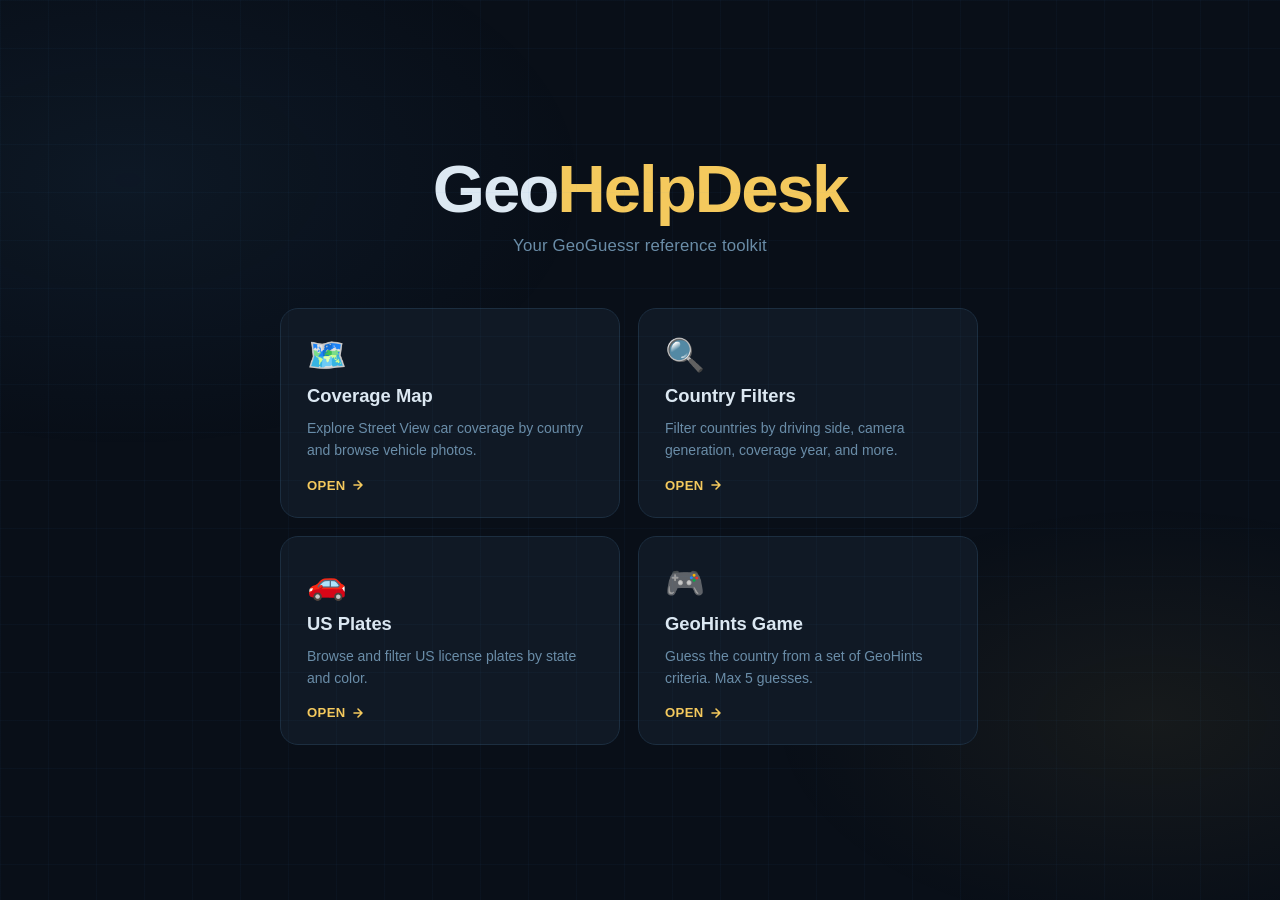
<file: index.html>
<!doctype html>
<html lang="en">
<head>
  <meta charset="utf-8">
  <meta name="viewport" content="width=device-width, initial-scale=1">
  <title>GeoHelpDesk</title>
  <style>
    *, *::before, *::after { box-sizing: border-box; margin: 0; padding: 0; }

    :root {
      --bg:           #090f18;
      --surface:      #101925;
      --surface-hi:   #162030;
      --border:       #1c2e40;
      --text:         #dce8f2;
      --text-dim:     #6a8da8;
      --accent:       #f4c95d;
      --accent-glow:  rgba(244, 201, 93, 0.18);
      --blue:         #4a90d9;
      --blue-glow:    rgba(74, 144, 217, 0.12);
    }

    html, body { height: 100%; }

    body {
      background: var(--bg);
      color: var(--text);
      font-family: -apple-system, BlinkMacSystemFont, "Segoe UI", sans-serif;
      min-height: 100vh;
      display: flex;
      flex-direction: column;
      align-items: center;
      justify-content: center;
      padding: 48px 20px;
      overflow-x: hidden;
    }

    /* Background orbs */
    body::before {
      content: "";
      position: fixed;
      inset: 0;
      background:
        radial-gradient(ellipse 60% 50% at 10% 20%, rgba(74,144,217,0.07) 0%, transparent 60%),
        radial-gradient(ellipse 50% 40% at 90% 80%, rgba(244,201,93,0.06) 0%, transparent 60%);
      pointer-events: none;
      animation: orb-fade 1.2s ease forwards;
    }

    /* Subtle grid overlay */
    body::after {
      content: "";
      position: fixed;
      inset: 0;
      background-image:
        linear-gradient(rgba(74,144,217,0.04) 1px, transparent 1px),
        linear-gradient(90deg, rgba(74,144,217,0.04) 1px, transparent 1px);
      background-size: 48px 48px;
      pointer-events: none;
      animation: orb-fade 1.8s ease forwards;
    }

    @keyframes orb-fade {
      from { opacity: 0; }
      to   { opacity: 1; }
    }

    /* ── Hero ── */
    .hero {
      text-align: center;
      margin-bottom: 52px;
      animation: slide-down 0.7s cubic-bezier(0.16, 1, 0.3, 1) both;
    }

    @keyframes slide-down {
      from { opacity: 0; transform: translateY(-22px); }
      to   { opacity: 1; transform: translateY(0); }
    }

    .hero-title {
      font-size: clamp(2.4rem, 7vw, 4.2rem);
      font-weight: 800;
      letter-spacing: -0.03em;
      line-height: 1;
    }

    .hero-title em {
      font-style: normal;
      color: var(--accent);
    }

    .hero-sub {
      margin-top: 14px;
      font-size: 1.05rem;
      color: var(--text-dim);
      letter-spacing: 0.01em;
      animation: fade-up 0.7s 0.18s cubic-bezier(0.16, 1, 0.3, 1) both;
    }

    @keyframes fade-up {
      from { opacity: 0; transform: translateY(10px); }
      to   { opacity: 1; transform: translateY(0); }
    }

    /* ── Cards ── */
    .cards {
      display: grid;
      grid-template-columns: repeat(2, minmax(220px, 340px));
      gap: 18px;
      width: 100%;
      max-width: 720px;
    }

    @media (max-width: 520px) {
      .cards { grid-template-columns: 1fr; }
    }

    .card {
      position: relative;
      background: var(--surface);
      border: 1px solid var(--border);
      border-radius: 18px;
      padding: 30px 26px 24px;
      text-decoration: none;
      color: inherit;
      display: flex;
      flex-direction: column;
      gap: 10px;
      overflow: hidden;
      opacity: 0;
      animation: card-rise 0.65s cubic-bezier(0.16, 1, 0.3, 1) both;
      transition:
        transform 0.3s cubic-bezier(0.16, 1, 0.3, 1),
        border-color 0.3s ease,
        background 0.3s ease,
        box-shadow 0.3s ease;
    }

    .card:nth-child(1) { animation-delay: 0.30s; }
    .card:nth-child(2) { animation-delay: 0.40s; }
    .card:nth-child(3) { animation-delay: 0.50s; }
    .card:nth-child(4) { animation-delay: 0.60s; }

    @keyframes card-rise {
      from { opacity: 0; transform: translateY(28px) scale(0.97); }
      to   { opacity: 1; transform: translateY(0)  scale(1); }
    }

    /* Shine sweep on hover */
    .card::before {
      content: "";
      position: absolute;
      inset: 0;
      background: linear-gradient(115deg, transparent 40%, rgba(255,255,255,0.04) 50%, transparent 60%);
      transform: translateX(-100%);
      transition: transform 0.5s ease;
      pointer-events: none;
    }

    .card:hover {
      transform: translateY(-7px);
      background: var(--surface-hi);
      border-color: var(--accent);
      box-shadow:
        0 20px 48px rgba(0,0,0,0.5),
        0 0 0 1px var(--accent),
        0 0 32px var(--accent-glow);
    }

    .card:hover::before {
      transform: translateX(100%);
    }

    .card-icon {
      font-size: 2rem;
      line-height: 1;
      transition: transform 0.3s cubic-bezier(0.16, 1, 0.3, 1);
    }

    .card:hover .card-icon {
      transform: scale(1.15);
    }

    .card-title {
      font-size: 1.15rem;
      font-weight: 700;
      color: var(--text);
      margin-top: 4px;
    }

    .card-desc {
      font-size: 0.875rem;
      color: var(--text-dim);
      line-height: 1.6;
      flex: 1;
    }

    .card-cta {
      display: inline-flex;
      align-items: center;
      gap: 5px;
      margin-top: 6px;
      font-size: 0.82rem;
      font-weight: 600;
      color: var(--accent);
      letter-spacing: 0.03em;
      text-transform: uppercase;
      transition: gap 0.25s ease;
    }

    .card:hover .card-cta {
      gap: 10px;
    }

    .card-cta svg {
      transition: transform 0.25s ease;
    }

    .card:hover .card-cta svg {
      transform: translateX(3px);
    }
  </style>
</head>
<body>

  <header class="hero">
    <h1 class="hero-title">Geo<em>HelpDesk</em></h1>
    <p class="hero-sub">Your GeoGuessr reference toolkit</p>
  </header>

  <div class="cards">
    <a class="card" href="googlecars.html">
      <div class="card-icon">🗺️</div>
      <div class="card-title">Coverage Map</div>
      <div class="card-desc">Explore Street View car coverage by country and browse vehicle photos.</div>
      <div class="card-cta">Open <svg width="14" height="14" viewBox="0 0 14 14" fill="none"><path d="M3 7h8M7 3l4 4-4 4" stroke="currentColor" stroke-width="1.6" stroke-linecap="round" stroke-linejoin="round"/></svg></div>
    </a>

    <a class="card" href="filters.html">
      <div class="card-icon">🔍</div>
      <div class="card-title">Country Filters</div>
      <div class="card-desc">Filter countries by driving side, camera generation, coverage year, and more.</div>
      <div class="card-cta">Open <svg width="14" height="14" viewBox="0 0 14 14" fill="none"><path d="M3 7h8M7 3l4 4-4 4" stroke="currentColor" stroke-width="1.6" stroke-linecap="round" stroke-linejoin="round"/></svg></div>
    </a>

    <a class="card" href="us-plates.html">
      <div class="card-icon">🚗</div>
      <div class="card-title">US Plates</div>
      <div class="card-desc">Browse and filter US license plates by state and color.</div>
      <div class="card-cta">Open <svg width="14" height="14" viewBox="0 0 14 14" fill="none"><path d="M3 7h8M7 3l4 4-4 4" stroke="currentColor" stroke-width="1.6" stroke-linecap="round" stroke-linejoin="round"/></svg></div>
    </a>

    <a class="card" href="game.html">
      <div class="card-icon">🎮</div>
      <div class="card-title">GeoHints Game</div>
      <div class="card-desc">Guess the country from a set of GeoHints criteria. Max 5 guesses.</div>
      <div class="card-cta">Open <svg width="14" height="14" viewBox="0 0 14 14" fill="none"><path d="M3 7h8M7 3l4 4-4 4" stroke="currentColor" stroke-width="1.6" stroke-linecap="round" stroke-linejoin="round"/></svg></div>
    </a>
  </div>

</body>
</html>
</file>
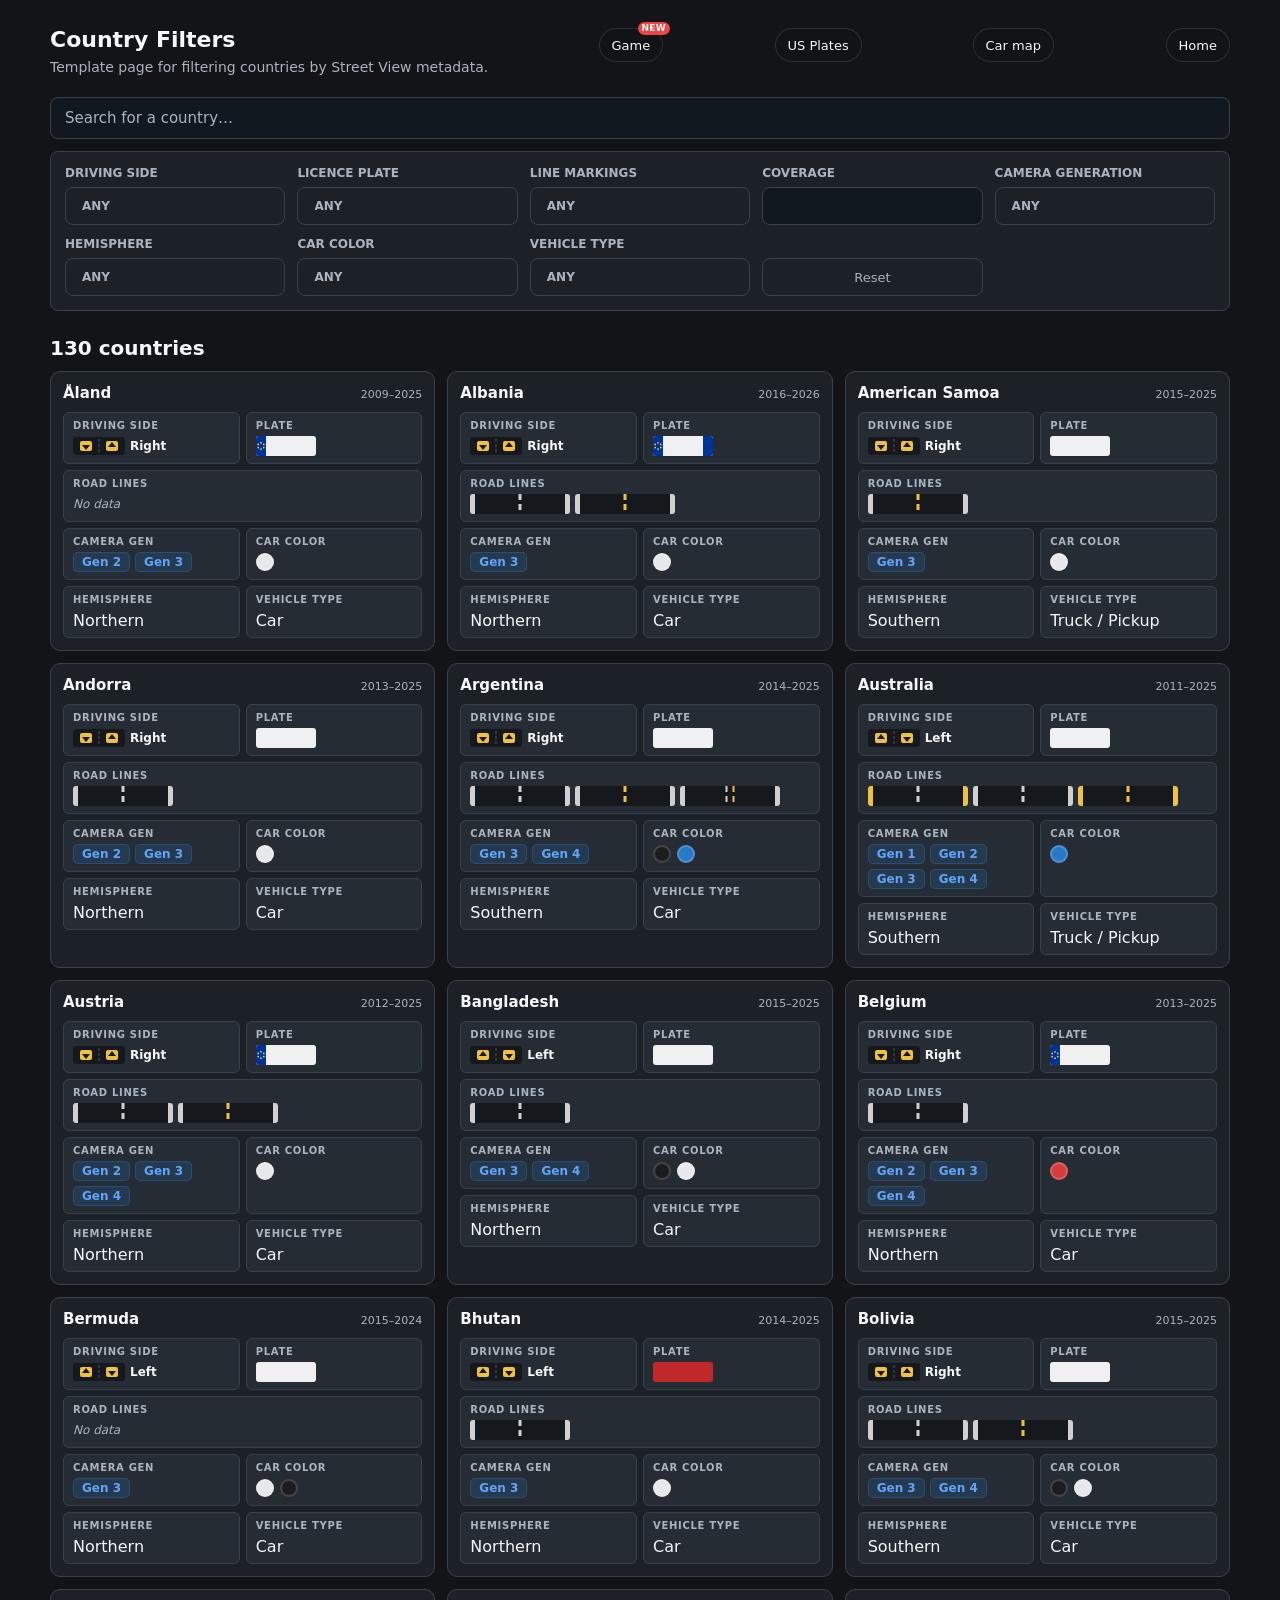
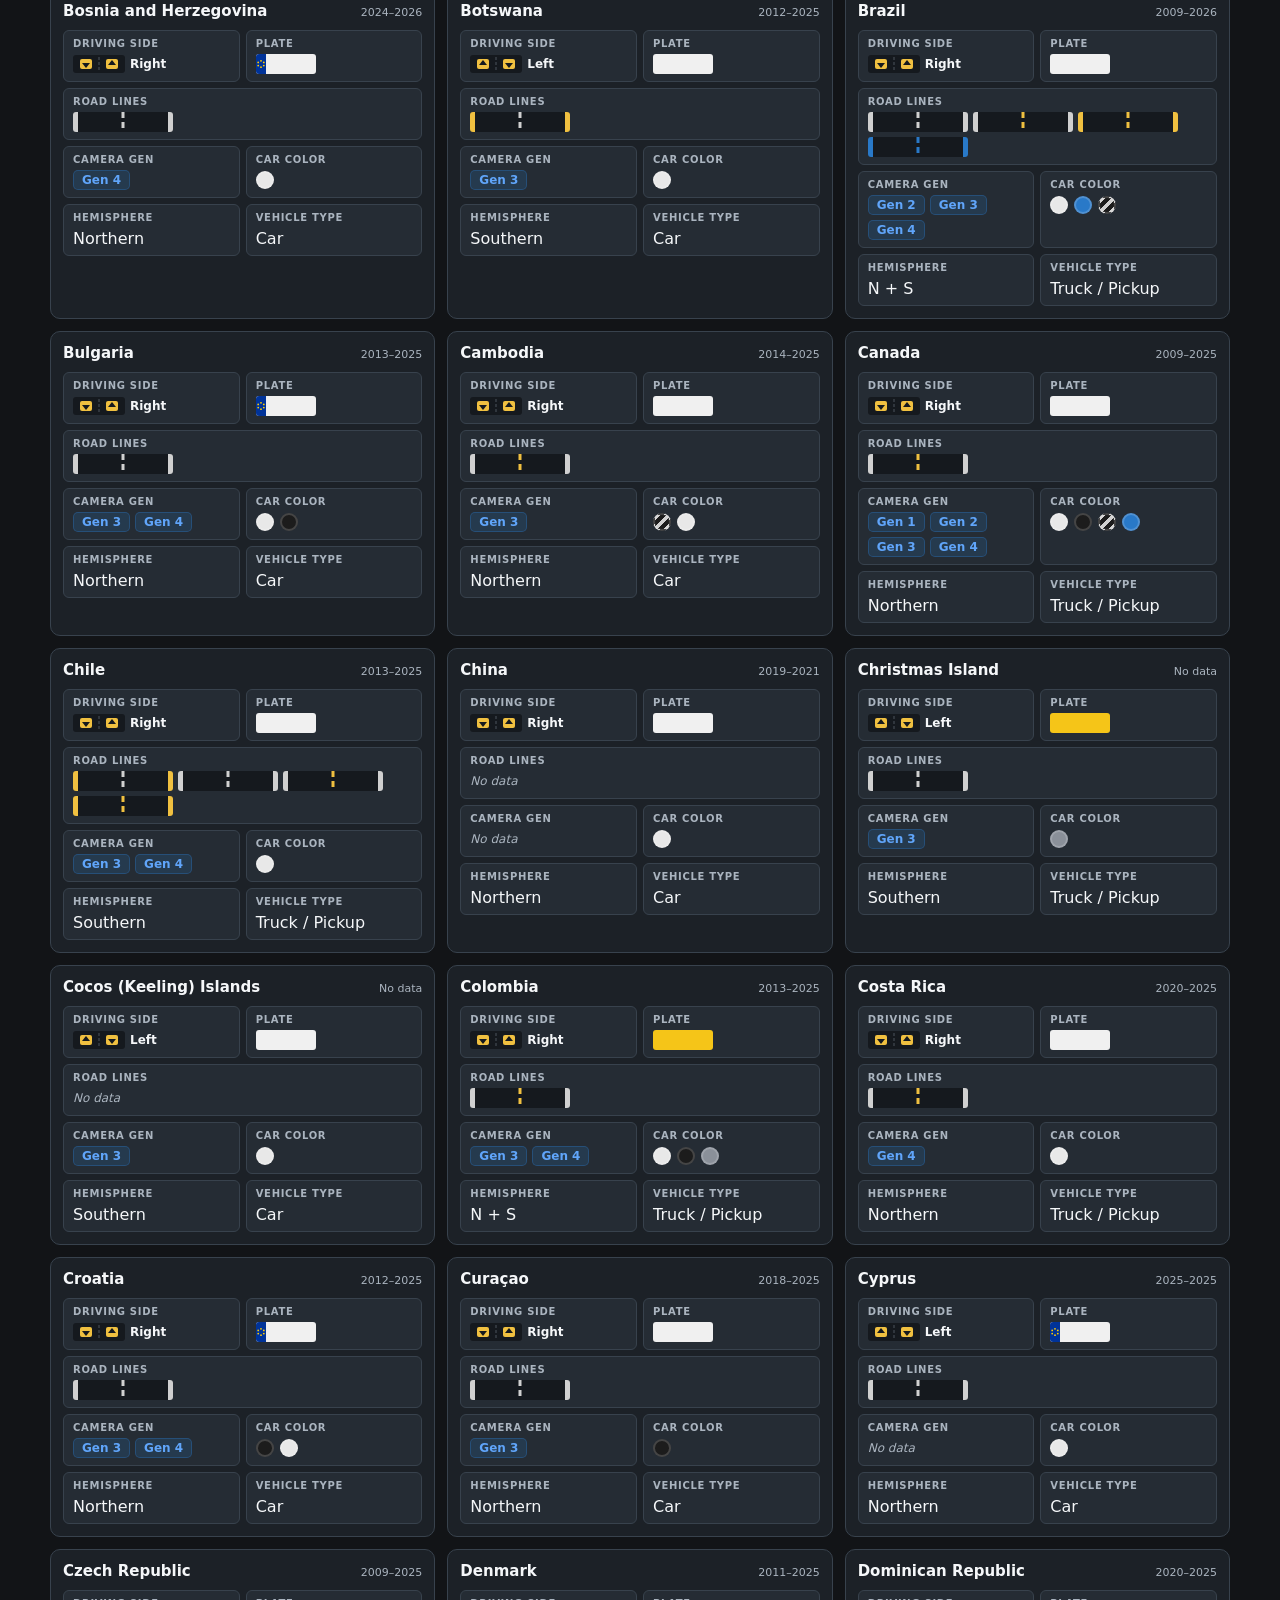
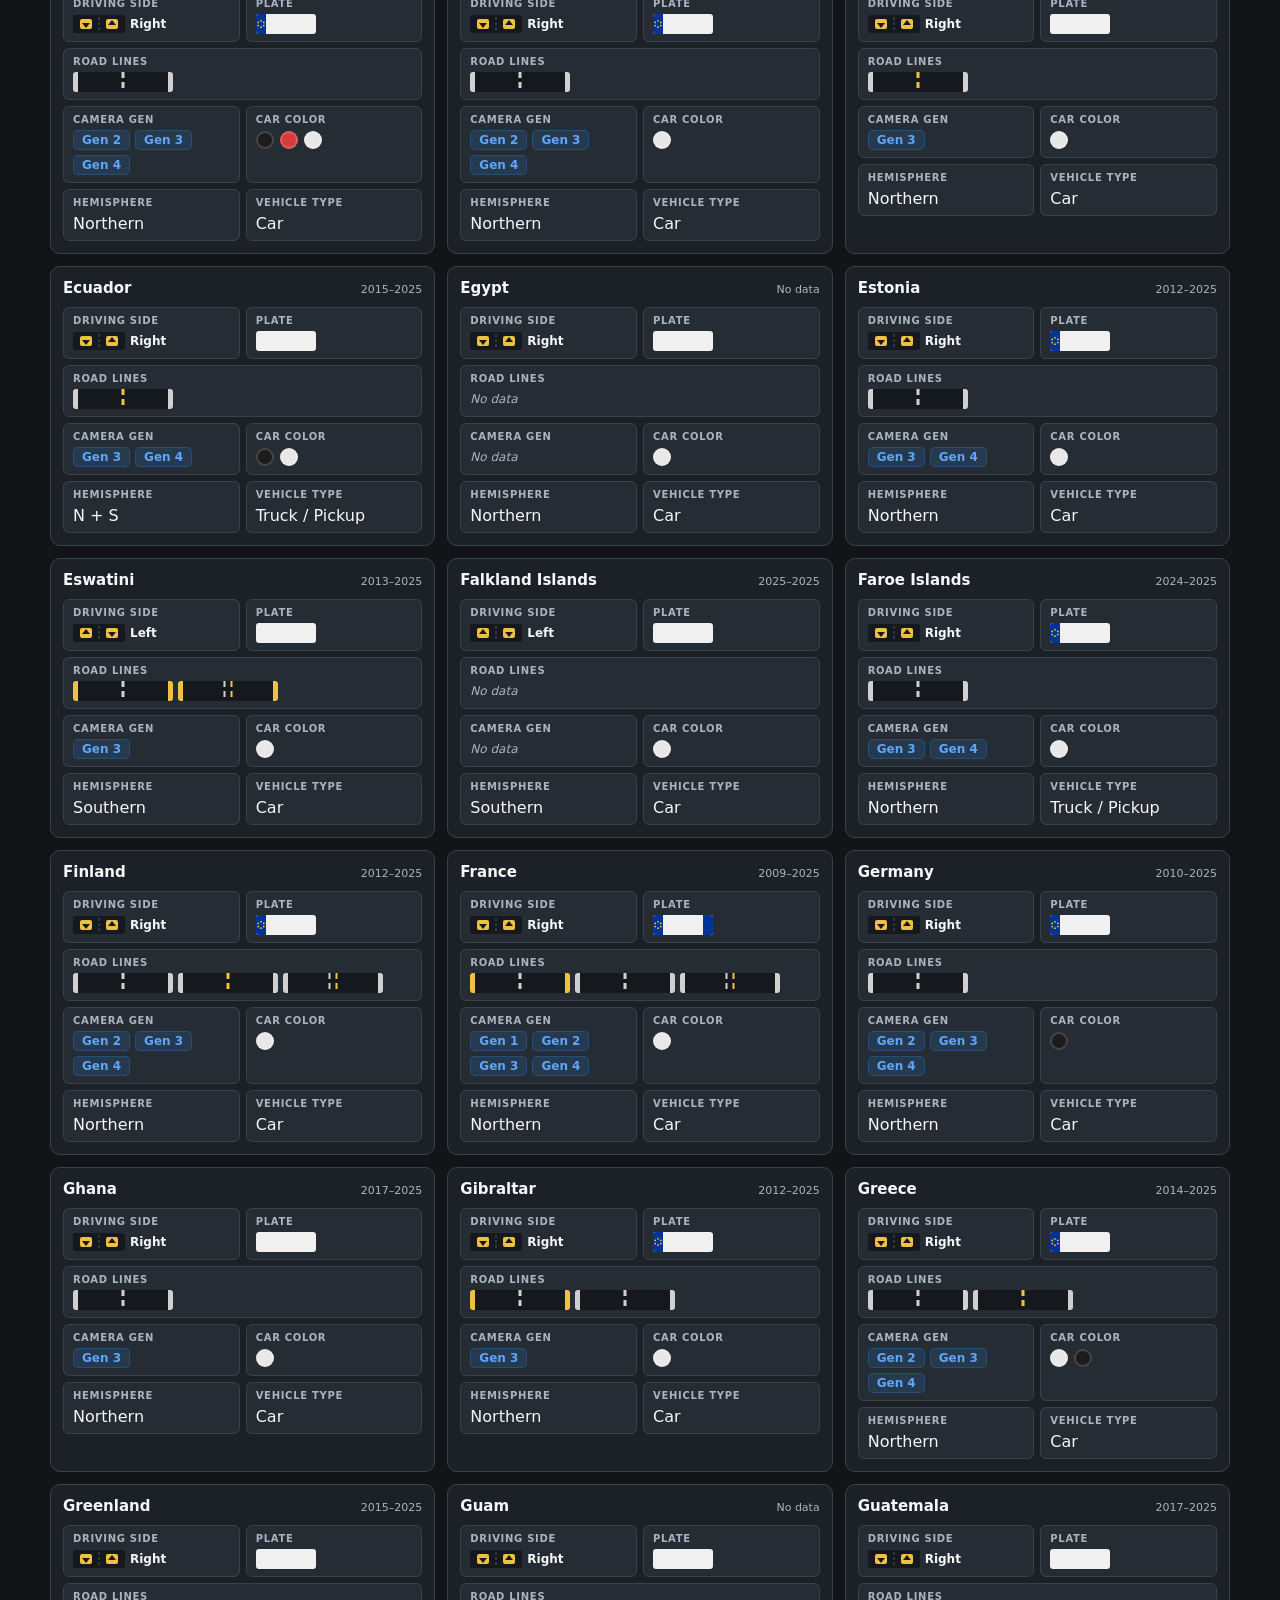
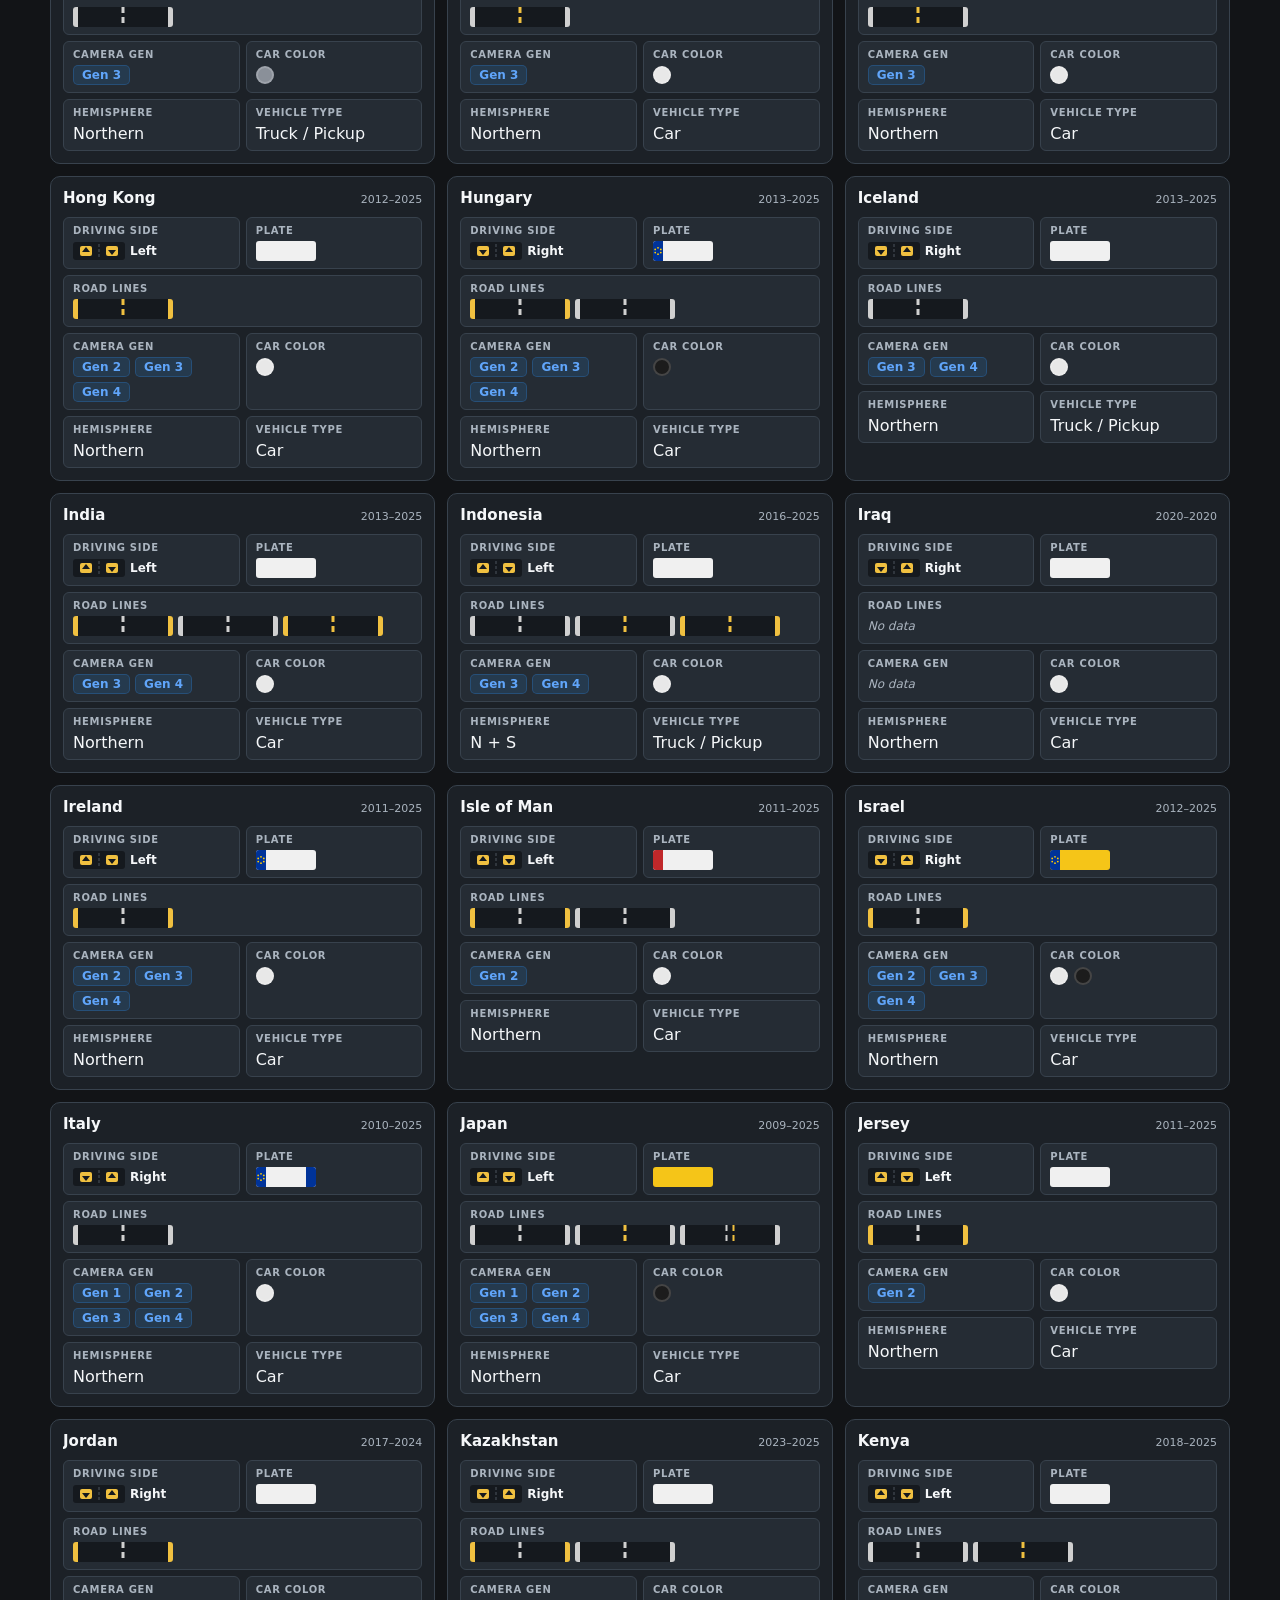
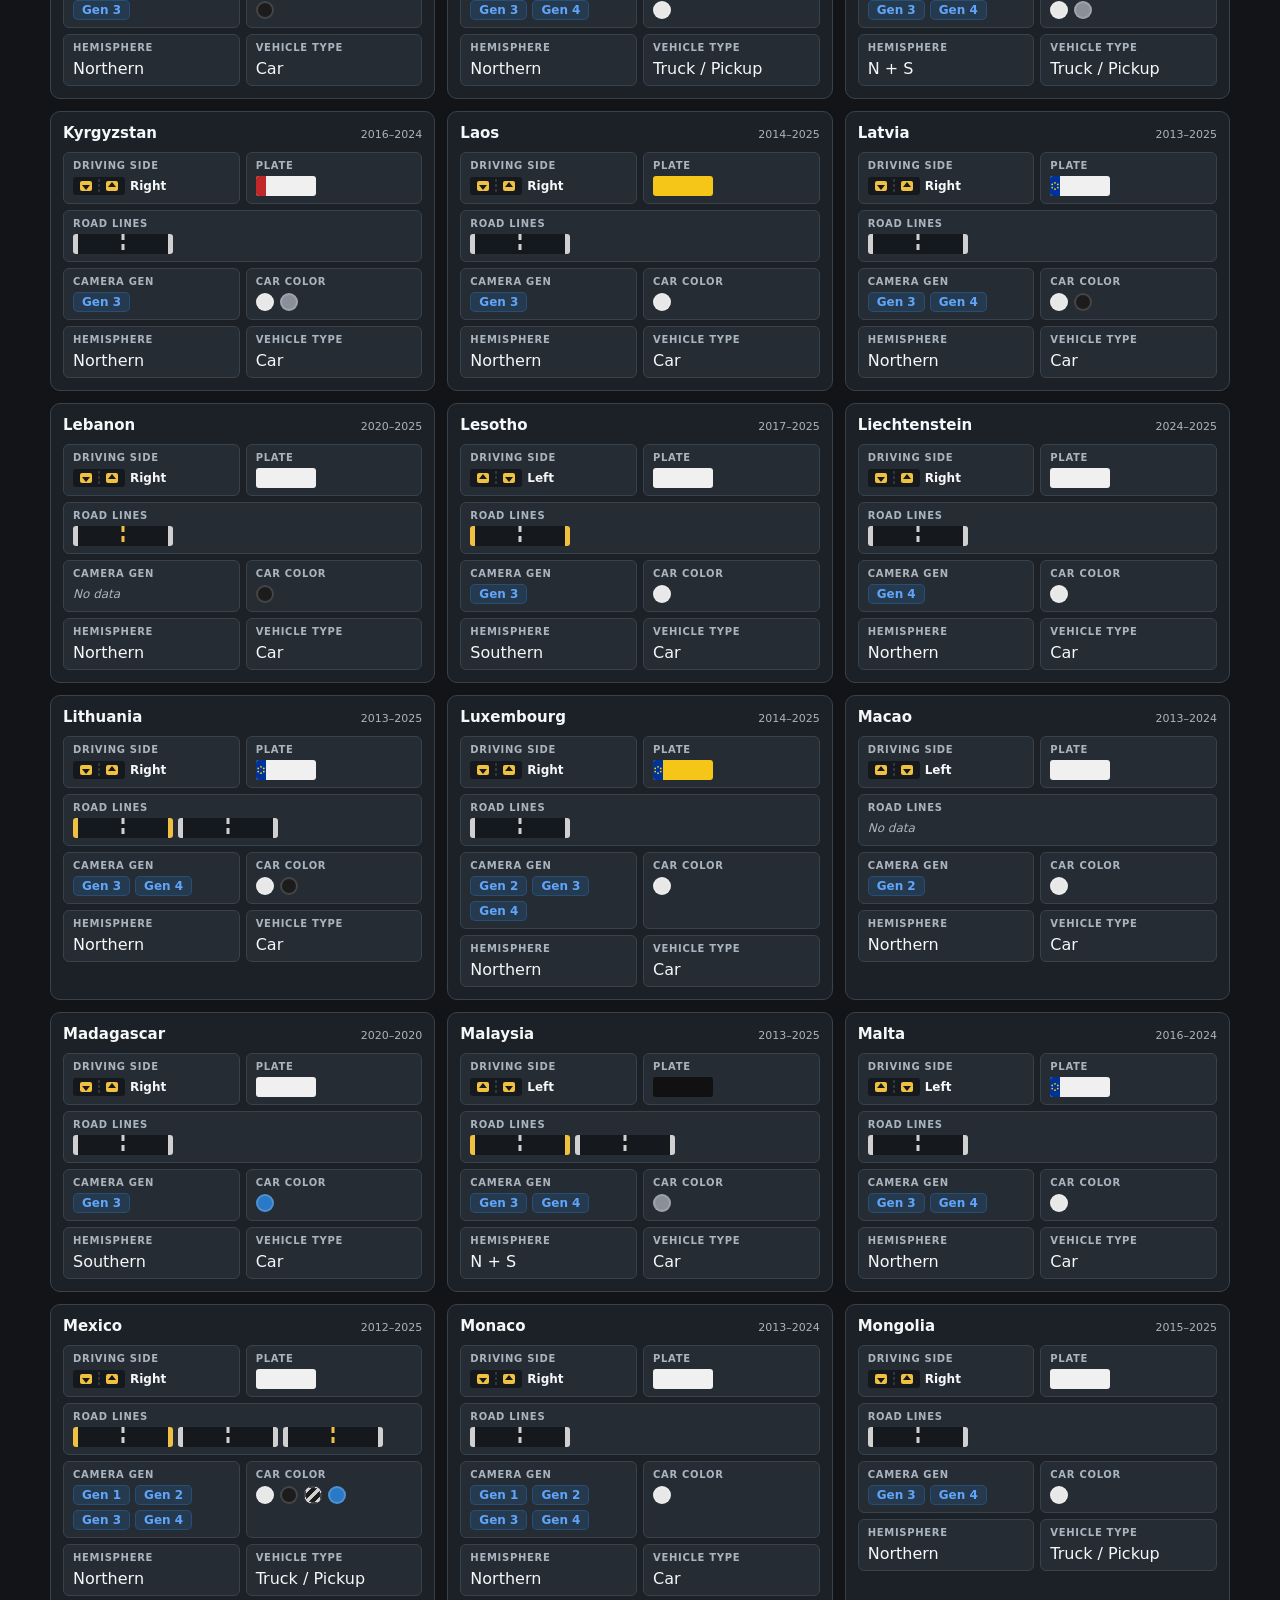
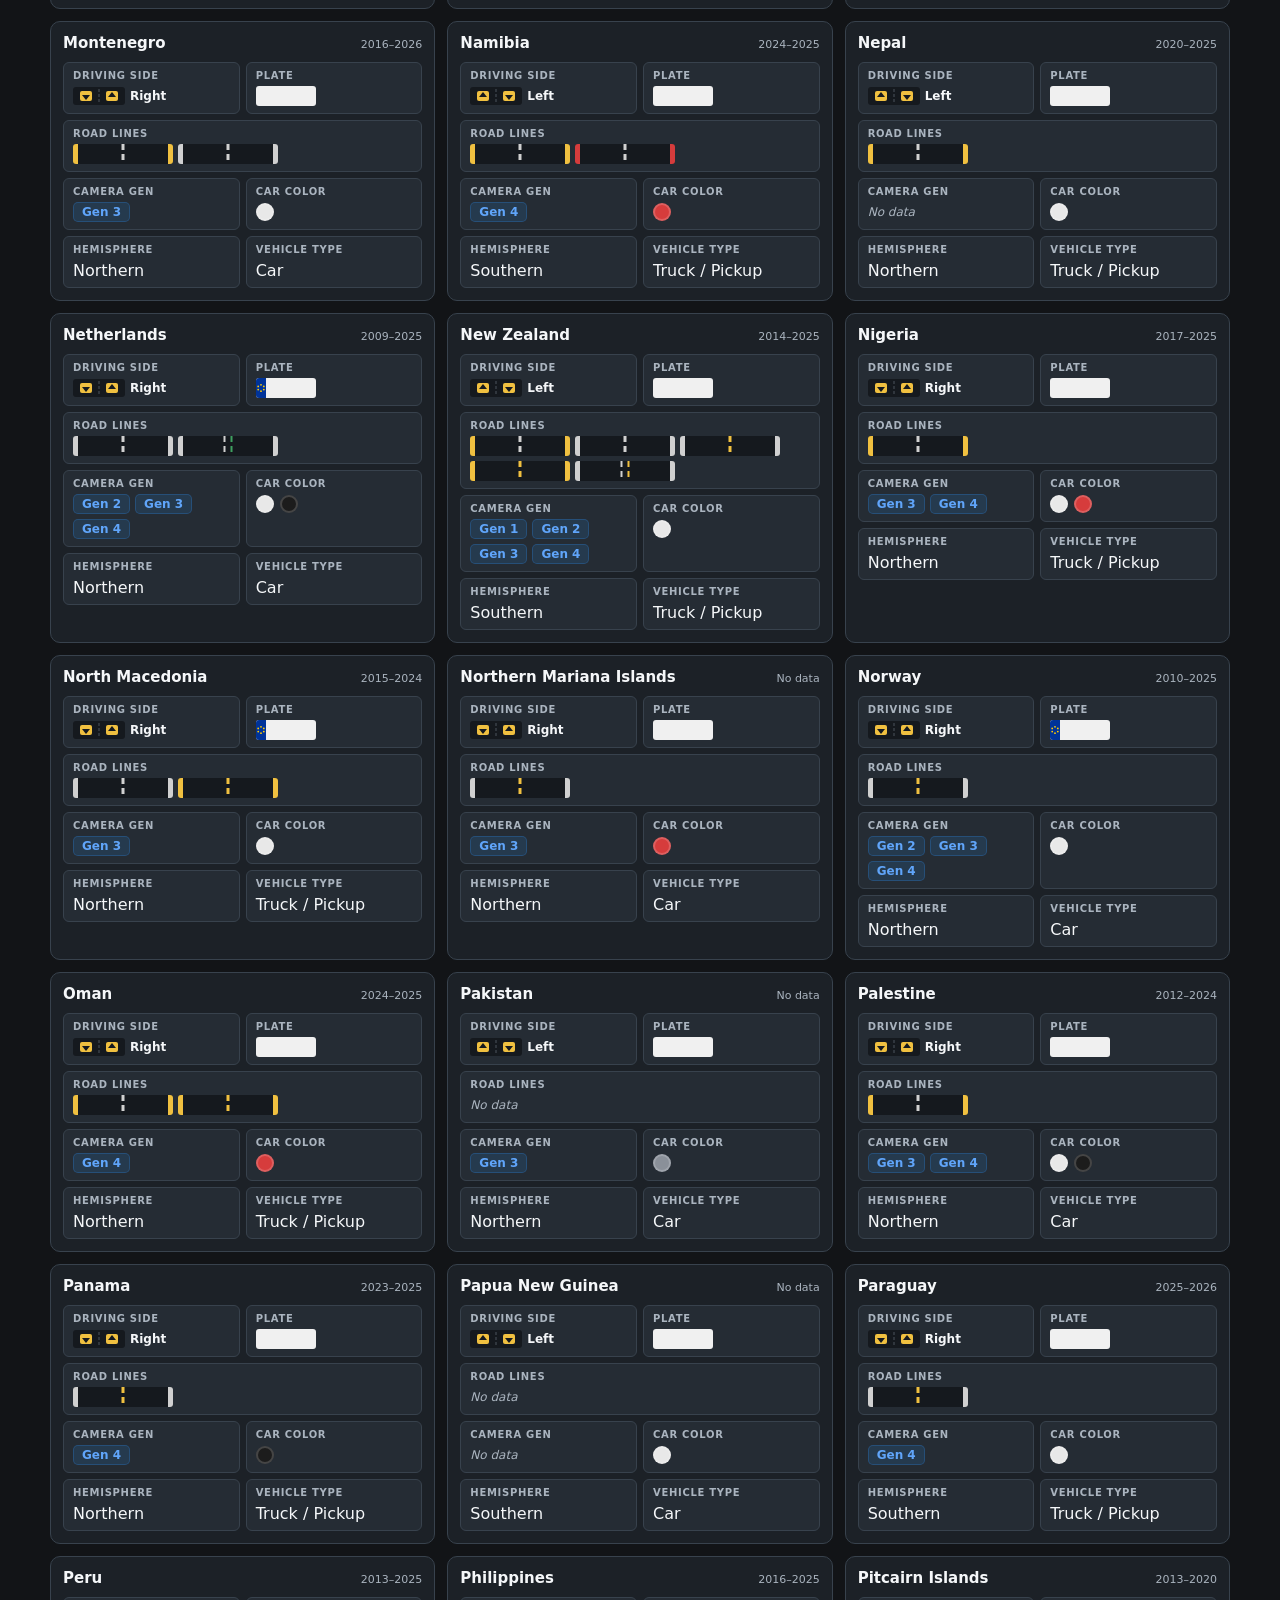
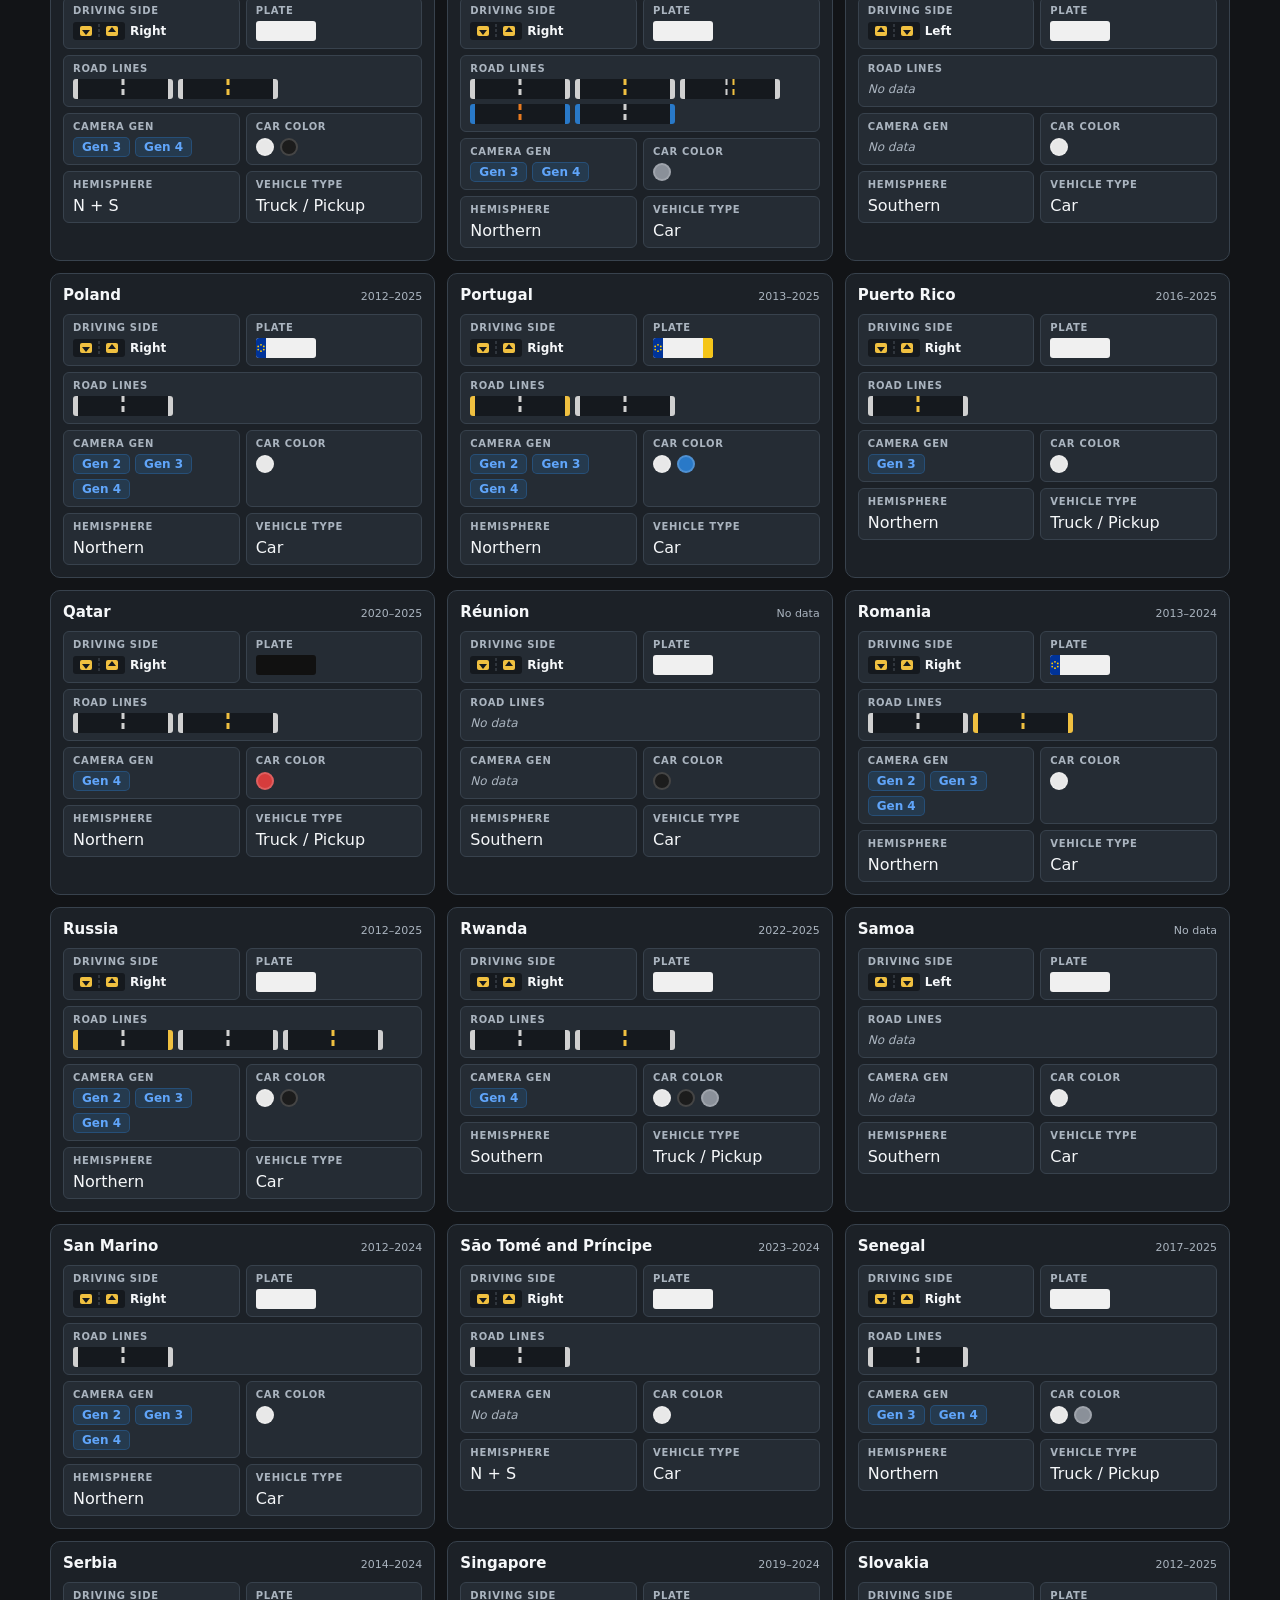
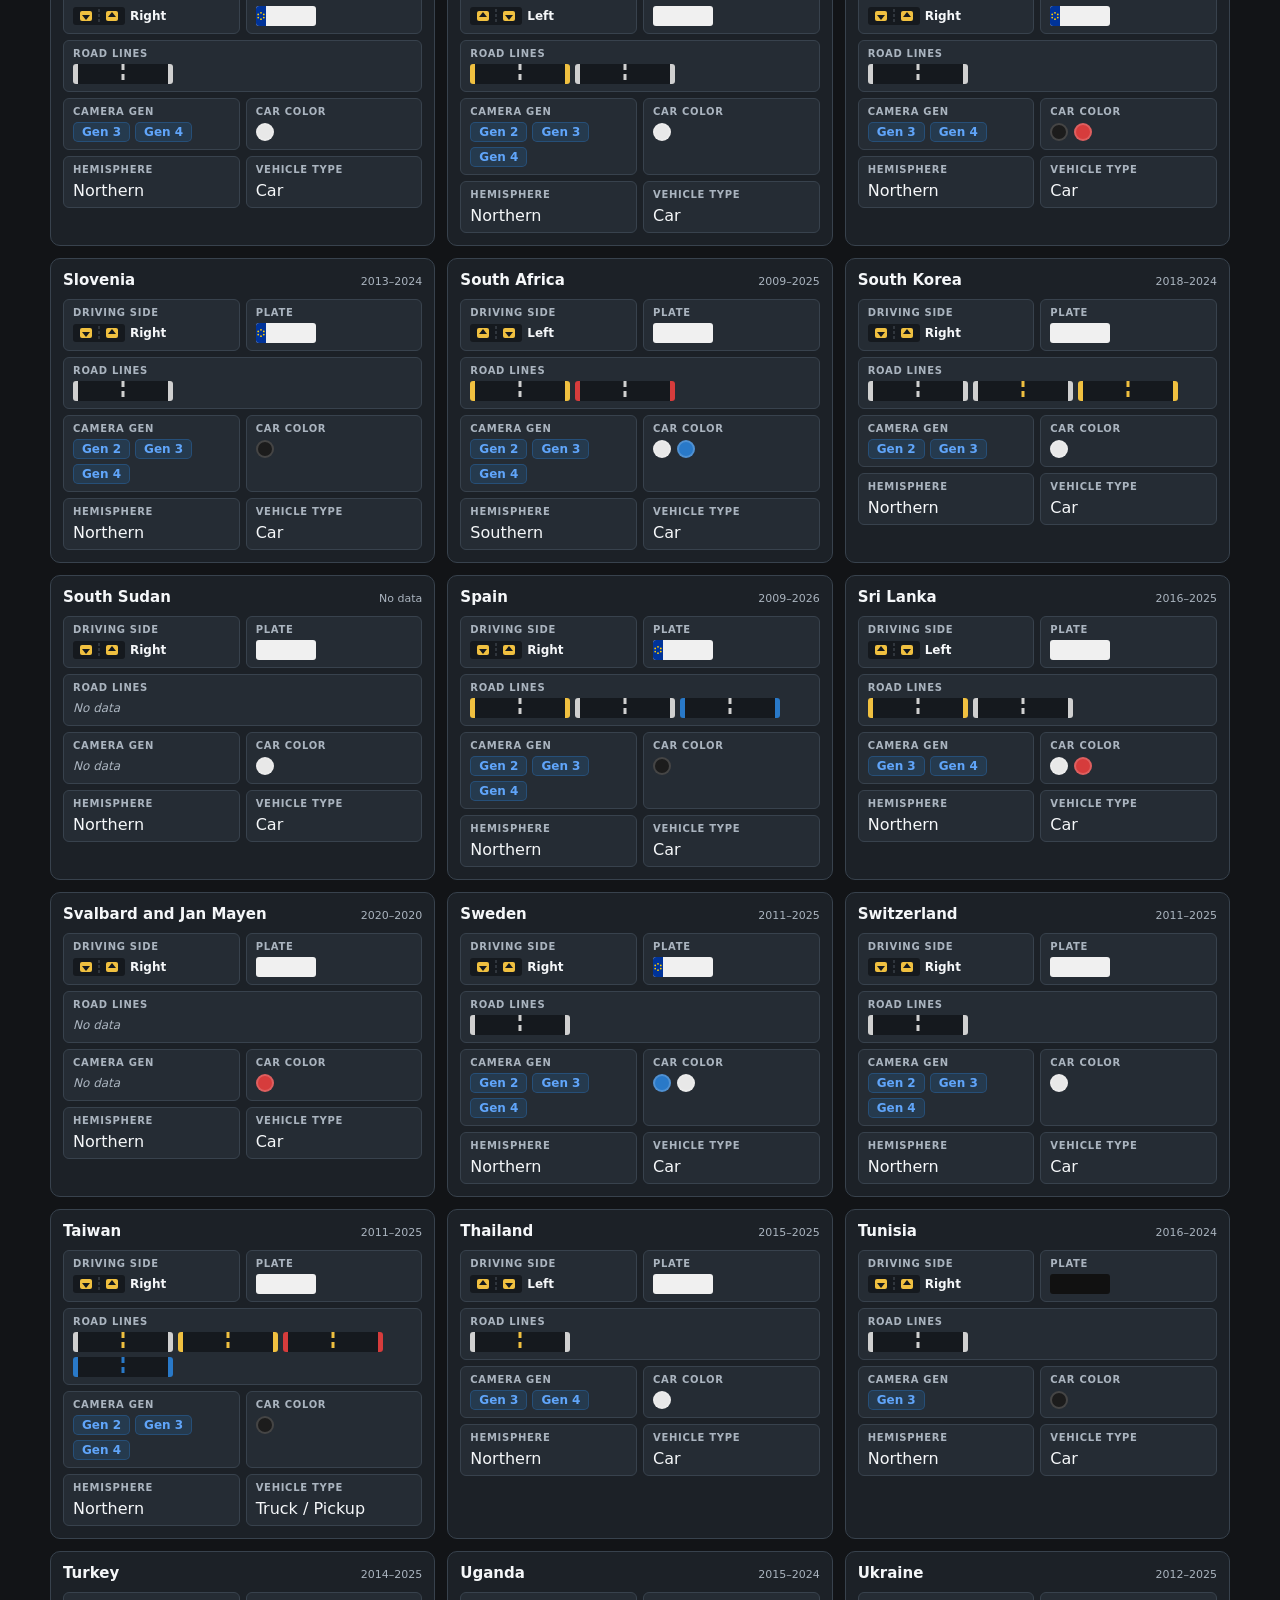
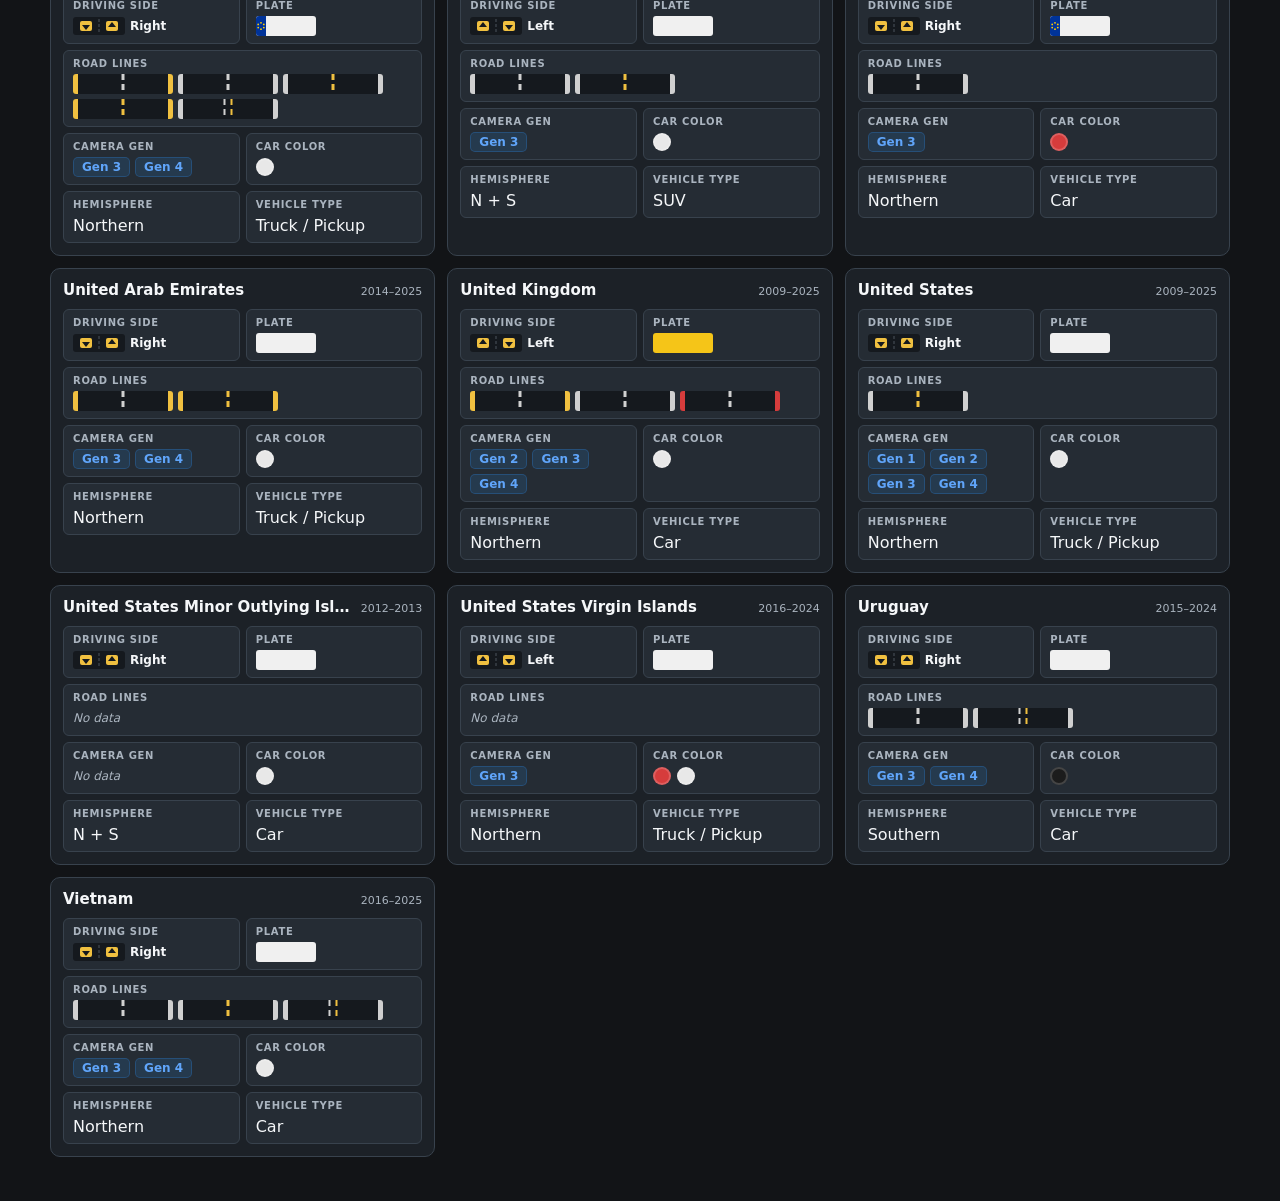
<file: filters.html>
<!doctype html>
<html lang="en">
  <head>
    <meta charset="utf-8">
    <meta name="viewport" content="width=device-width, initial-scale=1">
    <title>Country Filters</title>
    <link rel="stylesheet" href="styles.css">
  </head>
  <body class="filters-page">
    <main class="filters-shell">
      <header class="filters-header">
        <div>
          <h1>Country Filters</h1>
          <p>Template page for filtering countries by Street View metadata.</p>
        </div>
        <span class="nav-link-wrap">
          <a class="nav-link" href="game.html">Game</a>
          <span class="nav-new-badge">new</span>
        </span>
        <a class="nav-link" href="us-plates.html">US Plates</a>
        <a class="nav-link" href="googlecars.html">Car map</a>
        <a class="nav-link" href="index.html">Home</a>
      </header>

      <div class="search-wrap">
        <input type="text" id="countrySearch" class="country-search-input" placeholder="Search for a country…" autocomplete="off" spellcheck="false">
        <ul id="countryDropdown" class="country-dropdown" hidden></ul>
      </div>

      <section class="filter-bar" aria-label="Country filters">
        <label>
          <span>Driving side</span>
          <select id="drivingSideFilter">
            <option value="any">Any</option>
            <option value="left">Left</option>
            <option value="right">Right</option>
            <option value="unknown">Unknown</option>
          </select>
        </label>

        <label>
          <span>Licence plate</span>
          <select id="euPlateFilter">
            <option value="any">Any</option>
            <option value="eu">EU blue plate</option>
            <option value="eu-both">EU blue (both sides)</option>
            <option value="eu-yellow-right">EU blue + yellow right</option>
            <option value="yellow-eu">Yellow + EU blue strip</option>
            <option value="yellow">Yellow plate</option>
            <option value="black">Black plate</option>
            <option value="red-stripe">Red stripe (left)</option>
            <option value="red">Red plate</option>
            <option value="white">White plate</option>
            <option value="unknown">Unknown</option>
          </select>
        </label>

        <label>
          <span>Line markings</span>
          <select id="lineMarkingFilter">
            <option value="any">Any</option>
          </select>
        </label>

        <label>
          <span>Coverage</span>
          <input id="year" type="number" min="2009" max="2026" value="">
        </label>

        <label>
          <span>Camera generation</span>
          <select id="cameraGenerationFilter">
            <option value="any">Any</option>
            <option value="1">Gen 1</option>
            <option value="2">Gen 2</option>
            <option value="3">Gen 3</option>
            <option value="4">Gen 4</option>
            <option value="unknown">No data</option>
          </select>
        </label>

        <label>
          <span>Hemisphere</span>
          <select id="hemisphereFilter">
            <option value="any">Any</option>
            <option value="north">Northern</option>
            <option value="south">Southern</option>
          </select>
        </label>

        <label>
          <span>Car color</span>
          <select id="carColorFilter">
            <option value="any">Any</option>
            <option value="white">White</option>
            <option value="black">Black</option>
            <option value="red">Red</option>
            <option value="blue">Blue</option>
            <option value="gray">Gray</option>
            <option value="striped">Striped</option>
          </select>
        </label>

        <label>
          <span>Vehicle type</span>
          <select id="vehicleTypeFilter">
            <option value="any">Any</option>
            <option value="car">Car</option>
            <option value="truck">Truck / Pickup</option>
            <option value="suv">SUV</option>
          </select>
        </label>

        <button type="button" id="resetFilters">Reset</button>
      </section>

      <section class="results-heading">
        <h2 id="resultCount">0 countries</h2>
      </section>

      <section class="country-results" id="countryResults" aria-live="polite"></section>
    </main>

    <script src="filters-data.js"></script>
    <script src="filters.js"></script>
  </body>
</html>
</file>
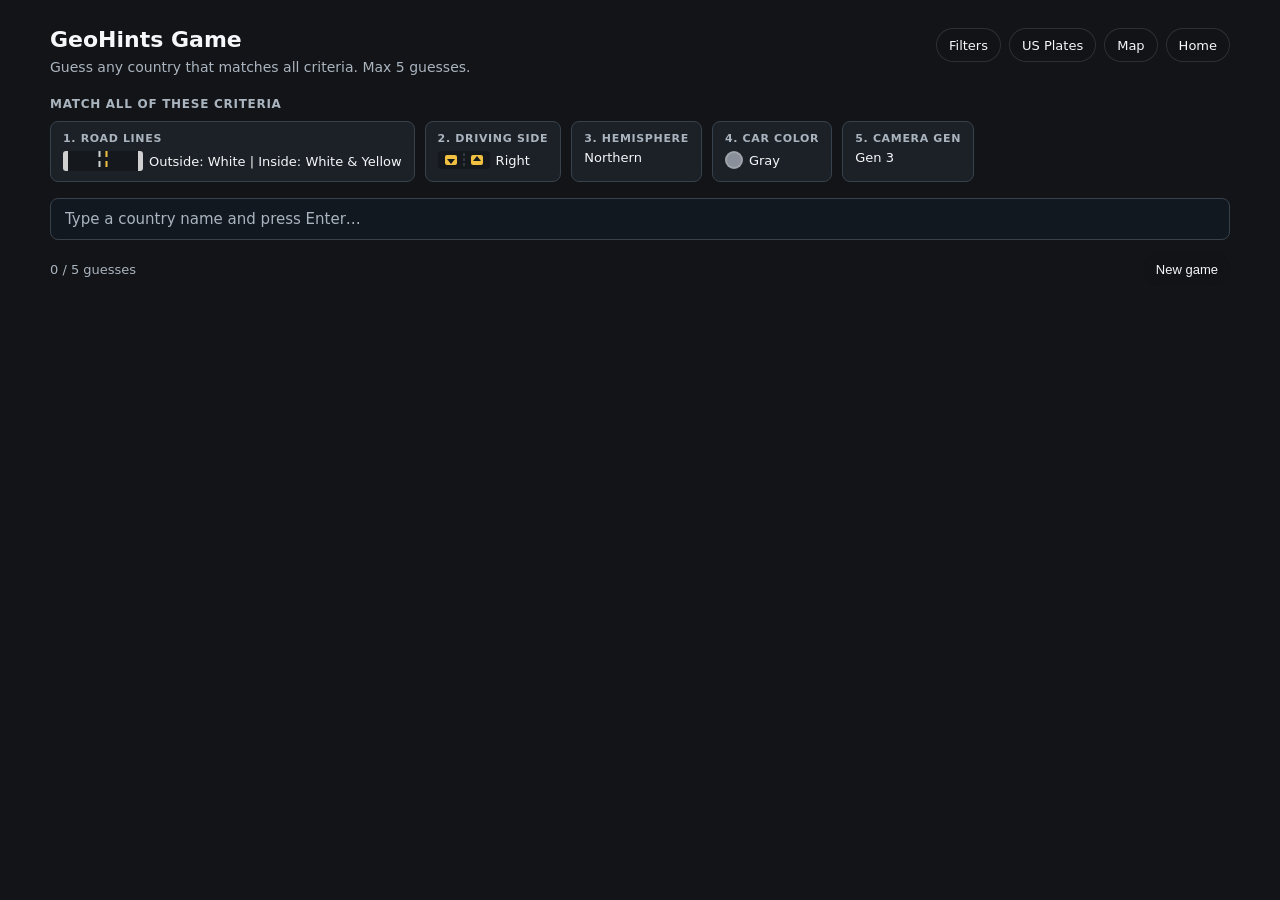
<file: game.html>
<!doctype html>
<html lang="en">
  <head>
    <meta charset="utf-8">
    <meta name="viewport" content="width=device-width, initial-scale=1">
    <title>GeoHints Game</title>
    <link rel="stylesheet" href="styles.css">
  </head>
  <body class="filters-page">
    <main class="filters-shell">
      <header class="filters-header">
        <div>
          <h1>GeoHints Game</h1>
          <p>Guess any country that matches all criteria. Max 5 guesses.</p>
        </div>
        <nav style="display:flex;gap:8px;align-items:center">
          <a class="nav-link" href="filters.html">Filters</a>
          <a class="nav-link" href="us-plates.html">US Plates</a>
          <a class="nav-link" href="googlecars.html">Map</a>
          <a class="nav-link" href="index.html">Home</a>
        </nav>
      </header>

      <section class="game-section">
        <p class="game-section-label">Match all of these criteria</p>
        <div class="game-crit-row" id="gameCriteria"></div>
      </section>

      <div class="search-wrap">
        <input type="text" id="guessInput" class="country-search-input" placeholder="Type a country name and press Enter…" autocomplete="off" spellcheck="false">
        <ul id="guessDropdown" class="country-dropdown" hidden></ul>
      </div>

      <div class="game-controls-row">
        <span class="game-counter" id="guessCounter">0 / 5 guesses</span>
        <button type="button" id="newGameBtn" class="nav-link" style="border:none;cursor:pointer">New game</button>
      </div>

      <div id="gameMessage" class="game-message" hidden></div>

      <div id="guessHistory"></div>
    </main>

    <script src="filters-data.js"></script>
    <script src="game.js"></script>
  </body>
</html>
</file>
<file: styles.css>
:root {
  color-scheme: dark;
  --bg: #121417;
  --panel: #1c2127;
  --panel-strong: #252c34;
  --text: #f5f7f9;
  --muted: #aab4bf;
  --line: #38424d;
  --land: #314252;
  --land-hit: #2f8f83;
  --land-hover: #f4c95d;
  --water: #0d1822;
  --shadow: 0 20px 60px rgba(0, 0, 0, 0.28);
}

* {
  box-sizing: border-box;
}

body {
  margin: 0;
  min-height: 100vh;
  overflow: hidden;
  background: var(--bg);
  color: var(--text);
  font-family: Inter, ui-sans-serif, system-ui, -apple-system, BlinkMacSystemFont, "Segoe UI", sans-serif;
}

.app-shell {
  display: grid;
  grid-template-columns: minmax(0, 1fr) 390px;
  height: 100vh;
  min-height: 100vh;
  overflow: hidden;
}

.map-panel {
  position: relative;
  min-width: 0;
  background: var(--water);
}

.topbar {
  position: absolute;
  z-index: 800;
  top: 18px;
  left: 18px;
  right: 18px;
  display: flex;
  align-items: flex-start;
  justify-content: space-between;
  gap: 18px;
  pointer-events: none;
}

.top-actions {
  display: flex;
  align-items: center;
  gap: 10px;
  pointer-events: auto;
}

.nav-link {
  display: inline-flex;
  align-items: center;
  justify-content: center;
  min-height: 34px;
  border: 1px solid rgba(255, 255, 255, 0.12);
  border-radius: 999px;
  padding: 8px 12px;
  background: rgba(18, 20, 23, 0.72);
  color: var(--text);
  font-size: 13px;
  line-height: 1;
  text-decoration: none;
  white-space: nowrap;
  backdrop-filter: blur(14px);
}

.nav-link:hover {
  border-color: rgba(244, 201, 93, 0.62);
  color: #ffe08a;
}

.nav-link-wrap {
  position: relative;
  display: inline-flex;
}

.nav-new-badge {
  position: absolute;
  top: -6px;
  right: -6px;
  background: #ef4444;
  color: #fff;
  font-size: 9px;
  font-weight: 700;
  letter-spacing: 0.03em;
  line-height: 1;
  padding: 2px 4px;
  border-radius: 999px;
  pointer-events: none;
  text-transform: uppercase;
}

h1,
h2,
p {
  margin: 0;
}

h1 {
  font-size: 22px;
  line-height: 1.1;
  letter-spacing: 0;
}

.topbar p {
  margin-top: 6px;
  color: var(--muted);
  font-size: 14px;
}

.stat,
.count {
  flex: 0 0 auto;
  border: 1px solid rgba(255, 255, 255, 0.12);
  background: rgba(18, 20, 23, 0.72);
  color: var(--text);
  border-radius: 999px;
  padding: 8px 12px;
  font-size: 13px;
  line-height: 1;
  white-space: nowrap;
  backdrop-filter: blur(14px);
}

#map {
  width: 100%;
  height: 100vh;
  background: var(--water);
}

.leaflet-container {
  background: var(--water);
  font: inherit;
}

.leaflet-zoom-animated {
  transition-timing-function: cubic-bezier(0.22, 0.61, 0.36, 1);
}

.leaflet-interactive {
  cursor: pointer;
}

.leaflet-control-attribution {
  background: rgba(18, 20, 23, 0.72);
  color: var(--muted);
}

.leaflet-control-attribution a {
  color: var(--text);
}

.territory-overlay {
  position: absolute;
  inset: 0;
  z-index: 950;
  pointer-events: none;
}

.territory-marker {
  position: absolute;
  top: 0;
  left: 0;
  display: grid;
  place-items: center;
  width: 36px;
  height: 36px;
  border: 0;
  padding: 0;
  border-radius: 999px;
  background: rgba(255, 223, 126, 0.28);
  cursor: pointer;
  filter: drop-shadow(0 5px 14px rgba(0, 0, 0, 0.52));
  pointer-events: auto;
  touch-action: manipulation;
}

.territory-dot {
  display: block;
  flex: 0 0 auto;
  width: 20px;
  height: 20px;
  border: 3px solid #121417;
  border-radius: 999px;
  background: #ffdf7e;
  box-shadow: 0 0 0 2px rgba(255, 255, 255, 0.82);
}

.territory-marker.is-selected .territory-dot {
  border-color: #ffffff;
  background: #f4c95d;
  box-shadow: 0 0 0 3px rgba(244, 201, 93, 0.46);
}

.territory-marker.is-selected {
  background: rgba(244, 201, 93, 0.42);
}

.vehicle-panel {
  position: relative;
  z-index: 2000;
  display: flex;
  flex-direction: column;
  min-width: 0;
  min-height: 0;
  height: 100vh;
  padding: 22px;
  border-left: 1px solid var(--line);
  background: var(--panel);
  box-shadow: var(--shadow);
  overflow: hidden;
}

.sheet-handle {
  display: none;
}

.panel-heading {
  flex: 0 0 auto;
  display: flex;
  align-items: flex-start;
  justify-content: space-between;
  gap: 16px;
  padding-bottom: 18px;
  border-bottom: 1px solid var(--line);
}

.place-filters {
  flex: 0 0 auto;
  display: flex;
  gap: 8px;
  overflow-x: auto;
  overscroll-behavior-x: contain;
  padding: 14px 0 0;
  scrollbar-width: thin;
  scroll-behavior: smooth;
  -webkit-overflow-scrolling: touch;
}

.place-filter {
  flex: 0 0 auto;
  border: 1px solid var(--line);
  border-radius: 999px;
  padding: 8px 11px;
  background: rgba(255, 255, 255, 0.04);
  color: var(--text);
  font: inherit;
  font-size: 13px;
  line-height: 1;
  cursor: pointer;
  white-space: nowrap;
}

.place-filter.is-active {
  border-color: rgba(244, 201, 93, 0.82);
  background: rgba(244, 201, 93, 0.18);
  color: #ffe08a;
}

.place-filter:active {
  transform: translateY(1px);
}

.eyebrow {
  color: var(--muted);
  font-size: 12px;
  font-weight: 700;
  letter-spacing: 0.08em;
  text-transform: uppercase;
}

h2 {
  margin-top: 5px;
  font-size: 28px;
  line-height: 1.05;
  letter-spacing: 0;
}

.gallery {
  flex: 1 1 auto;
  min-height: 0;
  overflow: auto;
  display: grid;
  grid-template-columns: 1fr;
  gap: 14px;
  padding-top: 18px;
  padding-right: 4px;
}

.vehicle-card {
  flex: 0 0 auto;
  border: 1px solid var(--line);
  border-radius: 8px;
  background: var(--panel-strong);
}

.vehicle-card img {
  display: block;
  width: 100%;
  height: 220px;
  object-fit: cover;
  background: #111820;
}

.vehicle-card a {
  display: flex;
  align-items: center;
  justify-content: space-between;
  gap: 10px;
  min-height: 42px;
  padding: 10px 12px;
  color: var(--text);
  text-decoration: none;
  font-size: 14px;
}

.vehicle-card a:hover {
  background: rgba(244, 201, 93, 0.12);
}

.vehicle-card span {
  color: var(--muted);
}

.message-card {
  padding: 16px;
  color: var(--muted);
}

@media (max-width: 900px) {
  body {
    overflow: hidden;
  }

  .app-shell {
    display: block;
    height: 100vh;
    min-height: 100vh;
    overflow: hidden;
  }

  #map {
    height: 100vh;
  }

  .vehicle-panel {
    position: fixed;
    z-index: 5000;
    right: 0;
    bottom: 0;
    left: 0;
    height: min(82vh, 720px);
    min-height: 320px;
    padding: 0 16px 16px;
    border-top: 1px solid var(--line);
    border-left: 0;
    border-radius: 14px 14px 0 0;
    box-shadow: 0 -18px 50px rgba(0, 0, 0, 0.36);
    transform: translateY(calc(100% - 52px));
    transition: transform 180ms ease;
    overflow: hidden;
  }

  .vehicle-panel.is-open {
    transform: translateY(0);
  }

  .vehicle-panel.is-dragging {
    transition: none;
  }

  .sheet-handle {
    display: flex;
    flex: 0 0 52px;
    align-items: center;
    justify-content: center;
    width: 100%;
    border: 0;
    padding: 0;
    background: transparent;
    cursor: grab;
    touch-action: none;
  }

  .sheet-handle:active {
    cursor: grabbing;
  }

  .sheet-handle span {
    display: block;
    width: 48px;
    height: 5px;
    border-radius: 999px;
    background: #687582;
  }

  .panel-heading {
    padding-bottom: 14px;
  }

  .gallery {
    max-height: none;
    padding-bottom: 10px;
    overscroll-behavior: contain;
    -webkit-overflow-scrolling: touch;
  }

  .vehicle-card img {
    height: 230px;
  }

  .territory-marker {
    width: 44px;
    height: 44px;
  }

  .territory-dot {
    width: 24px;
    height: 24px;
  }
}

@media (max-width: 560px) {
  .topbar {
    align-items: stretch;
    flex-direction: column;
    gap: 10px;
  }

  .stat {
    width: max-content;
  }

  .top-actions {
    align-items: flex-start;
    flex-direction: column;
    gap: 8px;
  }

  h1 {
    font-size: 20px;
  }

  h2 {
    font-size: 24px;
  }

  .vehicle-panel {
    height: 84vh;
    padding: 0 12px 12px;
  }

  .topbar p {
    font-size: 13px;
  }

  .vehicle-card img {
    height: 220px;
  }
}

.filters-page {
  overflow: auto;
}

.filters-shell {
  width: min(1180px, calc(100% - 32px));
  margin: 0 auto;
  padding: 28px 0 44px;
}

.filters-header {
  display: flex;
  align-items: flex-start;
  justify-content: space-between;
  gap: 20px;
  margin-bottom: 22px;
}

.filters-header p {
  margin-top: 7px;
  color: var(--muted);
  font-size: 14px;
}

.search-wrap {
  position: relative;
  margin-bottom: 12px;
}

.country-search-input {
  width: 100%;
  min-height: 42px;
  border: 1px solid var(--line);
  border-radius: 8px;
  padding: 10px 14px;
  background: #111820;
  color: var(--text);
  font: inherit;
  font-size: 15px;
}

.country-search-input:focus {
  outline: none;
  border-color: rgba(244, 201, 93, 0.5);
}

.country-search-input::placeholder {
  color: var(--muted);
}

.country-dropdown {
  position: absolute;
  top: calc(100% + 4px);
  left: 0;
  right: 0;
  z-index: 200;
  margin: 0;
  padding: 4px 0;
  list-style: none;
  border: 1px solid var(--line);
  border-radius: 8px;
  background: var(--panel-strong);
  box-shadow: 0 8px 24px rgba(0, 0, 0, 0.4);
  max-height: 200px;
  overflow-y: auto;
  scrollbar-width: thin;
}

.country-dropdown[hidden] {
  display: none;
}

.country-dropdown li {
  padding: 9px 14px;
  font-size: 14px;
  cursor: pointer;
}

.country-dropdown li:hover {
  background: rgba(244, 201, 93, 0.12);
  color: #ffe08a;
}

.filter-bar {
  display: grid;
  grid-template-columns: repeat(5, minmax(130px, 1fr));
  gap: 12px;
  padding: 14px;
  border: 1px solid var(--line);
  border-radius: 8px;
  background: var(--panel);
}

.filter-bar label {
  display: grid;
  gap: 7px;
  min-width: 0;
}

.filter-bar span {
  color: var(--muted);
  font-size: 12px;
  font-weight: 700;
  text-transform: uppercase;
}

.filter-bar select,
.filter-bar input {
  width: 100%;
  min-height: 38px;
  align-items: center;
  border: 1px solid var(--line);
  border-radius: 8px;
  padding: 8px 10px;
  background: #111820;
  color: var(--text);
  font: inherit;
}

.filter-bar button {
  align-self: end;
  min-height: 38px;
  border: 1px solid var(--line);
  border-radius: 8px;
  padding: 8px 16px;
  background: transparent;
  color: var(--muted);
  font: inherit;
  font-size: 13px;
  cursor: pointer;
  transition: border-color 0.15s, color 0.15s;
}

.filter-bar button:hover {
  border-color: var(--text);
  color: var(--text);
}

.results-heading {
  display: flex;
  align-items: center;
  justify-content: space-between;
  margin: 22px 0 12px;
}

.results-heading h2 {
  font-size: 20px;
}

.country-results {
  display: grid;
  grid-template-columns: repeat(3, minmax(0, 1fr));
  gap: 12px;
}

.country-card {
  border: 1px solid var(--line);
  border-radius: 10px;
  padding: 12px;
  background: var(--panel);
}

.card-head {
  display: flex;
  align-items: baseline;
  justify-content: space-between;
  gap: 10px;
  margin-bottom: 10px;
}

.country-card h3 {
  margin: 0;
  font-size: 15px;
  font-weight: 700;
  line-height: 1.2;
  flex: 1 1 0;
  min-width: 0;
  overflow: hidden;
  text-overflow: ellipsis;
  white-space: nowrap;
}

.card-coverage {
  flex: 0 0 auto;
  font-size: 11px;
  color: var(--muted);
  font-weight: 500;
  white-space: nowrap;
}

.card-grid {
  display: grid;
  grid-template-columns: 1fr 1fr;
  gap: 6px;
}

.card-chip {
  display: flex;
  flex-direction: column;
  gap: 5px;
  padding: 7px 9px;
  background: var(--panel-strong);
  border-radius: 6px;
  border: 1px solid var(--line);
  min-width: 0;
}

.card-chip--full {
  grid-column: 1 / -1;
}

.chip-label {
  font-size: 10px;
  font-weight: 700;
  text-transform: uppercase;
  letter-spacing: 0.07em;
  color: var(--muted);
}

.chip-value {
  display: flex;
  align-items: center;
  gap: 5px;
  flex-wrap: wrap;
  min-height: 20px;
}

.chip-sub {
  font-size: 12px;
  font-weight: 600;
}

.gen-badge {
  display: inline-flex;
  align-items: center;
  justify-content: center;
  padding: 2px 8px;
  border-radius: 5px;
  background: rgba(41, 121, 200, 0.18);
  border: 1px solid rgba(41, 121, 200, 0.35);
  color: #60a5fa;
  font-size: 12px;
  font-weight: 700;
  white-space: nowrap;
}

.no-data-label {
  font-size: 12px;
  color: var(--muted);
  font-style: italic;
}

.color-swatch-row {
  display: flex;
  align-items: center;
  gap: 6px;
  flex-wrap: wrap;
}

.roadline-row {
  display: flex;
  align-items: center;
  gap: 5px;
  flex-wrap: wrap;
}

.road-line-svg {
  display: block;
  border-radius: 3px;
  flex-shrink: 0;
}

.driving-side-svg,
.plate-svg {
  display: block;
  flex-shrink: 0;
}

.custom-select-wrapper {
  position: relative;
  width: 100%;
}

.custom-select-trigger {
  display: flex;
  align-items: center;
  gap: 8px;
  width: 100%;
  min-height: 38px;
  border: 1px solid var(--line);
  border-radius: 8px;
  padding: 5px 10px;
  background: #111820;
  color: var(--text);
  font: inherit;
  font-size: 13px;
  cursor: pointer;
  text-align: left;
}

.custom-select-trigger:focus {
  outline: none;
  border-color: rgba(244, 201, 93, 0.5);
}

.custom-select-panel {
  position: absolute;
  top: calc(100% + 4px);
  left: 0;
  z-index: 300;
  margin: 0;
  padding: 4px 0;
  list-style: none;
  border: 1px solid var(--line);
  border-radius: 8px;
  background: var(--panel-strong);
  box-shadow: 0 8px 24px rgba(0, 0, 0, 0.4);
  min-width: 100%;
  max-height: 280px;
  overflow-y: auto;
  scrollbar-width: thin;
}

.custom-select-panel[hidden] {
  display: none;
}

.custom-select-option {
  display: flex;
  align-items: center;
  gap: 8px;
  padding: 7px 12px;
  font-size: 13px;
  cursor: pointer;
  white-space: nowrap;
}

.custom-select-option:hover,
.custom-select-option.is-selected {
  background: rgba(244, 201, 93, 0.12);
  color: #ffe08a;
}

.csd-text {
  font-size: 13px;
  line-height: 1;
}

.color-swatch {
  display: inline-block;
  width: 18px;
  height: 18px;
  border-radius: 50%;
  border: 2px solid rgba(255, 255, 255, 0.18);
  flex-shrink: 0;
}

@media (max-width: 980px) {
  .filter-bar {
    grid-template-columns: repeat(3, minmax(0, 1fr));
  }

  .country-results {
    grid-template-columns: repeat(2, minmax(0, 1fr));
  }
}

@media (max-width: 640px) {
  .filters-shell {
    width: min(100% - 24px, 1180px);
    padding-top: 18px;
  }

  .filters-header {
    flex-direction: column;
    gap: 12px;
  }

  .filter-bar,
  .country-results {
    grid-template-columns: 1fr;
  }
}

/* ── game page ──────────────────────────────────────────────────────────── */
.game-section {
  margin-bottom: 16px;
}

.game-section-label {
  color: var(--muted);
  font-size: 12px;
  font-weight: 700;
  text-transform: uppercase;
  letter-spacing: 0.06em;
  margin-bottom: 10px;
}

.game-crit-row {
  display: flex;
  flex-wrap: wrap;
  gap: 10px;
}

.game-crit-chip {
  display: flex;
  flex-direction: column;
  gap: 6px;
  border: 1px solid var(--line);
  border-radius: 8px;
  padding: 10px 12px;
  background: var(--panel);
}

.game-crit-label {
  font-size: 11px;
  font-weight: 700;
  text-transform: uppercase;
  letter-spacing: 0.06em;
  color: var(--muted);
}

.game-crit-value {
  display: flex;
  align-items: center;
  gap: 6px;
}

.crit-text {
  font-size: 13px;
  font-weight: 500;
  line-height: 1;
}

.game-controls-row {
  display: flex;
  align-items: center;
  justify-content: space-between;
  margin: 10px 0;
}

.game-counter {
  font-size: 13px;
  color: var(--muted);
}

.game-message {
  padding: 12px 16px;
  border-radius: 8px;
  font-size: 14px;
  line-height: 1.5;
  margin-bottom: 12px;
}

.game-message--win  { background: rgba(47, 143, 131, 0.15); border: 1px solid var(--land-hit); color: #5dcfc3; }
.game-message--lose { background: rgba(239, 68,  68, 0.10); border: 1px solid #ef4444;         color: #f87171; }

.guess-grid {
  border: 1px solid var(--line);
  border-radius: 8px;
  overflow: hidden;
  margin-top: 4px;
}

.guess-grid-header {
  display: grid;
  align-items: center;
  padding: 6px 14px;
  background: var(--panel-strong);
  border-bottom: 1px solid var(--line);
  font-size: 11px;
  font-weight: 700;
  text-transform: uppercase;
  letter-spacing: 0.06em;
  color: var(--muted);
}

.guess-col-label {
  text-align: center;
}

.guess-grid-row {
  display: grid;
  align-items: center;
  padding: 10px 14px;
  background: var(--panel);
  border-bottom: 1px solid var(--line);
}

.guess-grid-row:last-child {
  border-bottom: none;
}

.guess-grid-row--win {
  background: rgba(47, 143, 131, 0.08);
}

.guess-name-col {
  font-size: 14px;
  font-weight: 600;
  min-width: 0;
  overflow: hidden;
  text-overflow: ellipsis;
  white-space: nowrap;
}

.guess-result-col {
  display: flex;
  justify-content: center;
}

.result-badge {
  display: inline-flex;
  align-items: center;
  justify-content: center;
  width: 28px;
  height: 28px;
  border-radius: 5px;
  font-size: 13px;
  font-weight: 700;
  flex-shrink: 0;
}

.result-badge--correct   { background: rgba(47, 143, 131, 0.20); color: #5dcfc3; border: 1px solid var(--land-hit); }
.result-badge--incorrect { background: rgba(239, 68,  68, 0.15); color: #f87171; border: 1px solid #ef4444;         }
.result-badge--nodata    { background: rgba(170, 180, 191, 0.10); color: var(--muted); border: 1px solid var(--line); }

/* ── US plates map page ─────────────────────────────────────────────────── */
#usMap {
  width: 100%;
  height: 100vh;
  background: var(--water);
}

.plates-filter-section {
  flex: 0 0 auto;
  padding: 14px 0;
  border-bottom: 1px solid var(--line);
}

.plates-filter-row {
  display: flex;
  flex-wrap: wrap;
  gap: 6px;
  margin-bottom: 6px;
}

.plates-filter-row:last-child {
  margin-bottom: 0;
}

.app-shell--plates {
  grid-template-columns: minmax(0, 1fr) 520px;
}

.plates-gallery {
  grid-template-columns: 1fr 1fr 1fr;
  gap: 10px;
  padding-top: 14px;
}

.app-shell--plates .vehicle-panel {
  overflow-y: auto;
}

.app-shell--plates .gallery {
  flex: 0 0 auto;
  overflow: visible;
  min-height: unset;
}

/* ── US plates grid page (legacy filter bar) ────────────────────────────── */
.plate-filter-bar,
.plate-difficulty-bar {
  display: flex;
  flex-wrap: wrap;
  gap: 8px;
  margin-bottom: 10px;
}

.plate-difficulty-bar {
  margin-top: 4px;
}

.plate-filter-btn,
.plate-diff-btn {
  display: inline-flex;
  align-items: center;
  gap: 6px;
  height: 34px;
  border: 1px solid var(--line);
  border-radius: 999px;
  padding: 0 14px;
  background: rgba(255, 255, 255, 0.04);
  color: var(--muted);
  font: inherit;
  font-size: 13px;
  cursor: pointer;
  white-space: nowrap;
  transition: border-color 0.12s, color 0.12s, background 0.12s;
}

.plate-filter-btn:hover,
.plate-diff-btn:hover {
  border-color: rgba(255, 255, 255, 0.25);
  color: var(--text);
}

.plate-filter-btn.is-active,
.plate-diff-btn.is-active {
  border-color: rgba(244, 201, 93, 0.7);
  background: rgba(244, 201, 93, 0.12);
  color: #ffe08a;
}

.pfb-swatch {
  display: inline-block;
  width: 12px;
  height: 12px;
  border-radius: 50%;
  border: 1px solid rgba(255, 255, 255, 0.2);
  flex-shrink: 0;
}

.pfb-swatch--multi {
  background: conic-gradient(#f5c518 0deg 72deg, #2979c8 72deg 144deg, #3ea060 144deg 216deg, #d63c3c 216deg 288deg, #e87a20 288deg 360deg);
}

.plate-grid {
  display: grid;
  grid-template-columns: repeat(4, minmax(0, 1fr));
  gap: 12px;
}

.plate-card {
  border: 1px solid var(--line);
  border-radius: 8px;
  background: var(--panel);
  overflow: hidden;
  transition: border-color 0.12s;
}

.plate-card:hover {
  border-color: rgba(244, 201, 93, 0.4);
}

.plate-card-img {
  width: 100%;
  background: #0d1822;
  padding: 10px;
}

.plate-card-img img {
  display: block;
  width: 100%;
  height: auto;
  border-radius: 3px;
}

.plate-card-info {
  display: flex;
  flex-direction: column;
  gap: 3px;
  padding: 9px 11px 10px;
  border-top: 1px solid var(--line);
}

.plate-state {
  font-size: 14px;
  font-weight: 700;
  color: var(--text);
  line-height: 1.2;
}

.plate-label {
  font-size: 12px;
  color: var(--muted);
  line-height: 1.2;
}

.plate-diff {
  display: inline-block;
  margin-top: 4px;
  font-size: 10px;
  font-weight: 700;
  text-transform: uppercase;
  letter-spacing: 0.06em;
  padding: 2px 7px;
  border-radius: 999px;
  width: fit-content;
}

.diff-easy     { background: rgba(47, 143, 131, 0.15); color: #5dcfc3; border: 1px solid rgba(47, 143, 131, 0.3); }
.diff-somewhat { background: rgba(244, 201, 93, 0.12); color: #ffe08a; border: 1px solid rgba(244, 201, 93, 0.3); }
.diff-harder   { background: rgba(239, 68, 68, 0.12);  color: #f87171; border: 1px solid rgba(239, 68, 68, 0.3);  }

@media (max-width: 980px) {
  .plate-grid { grid-template-columns: repeat(3, minmax(0, 1fr)); }
}

@media (max-width: 640px) {
  .plate-grid { grid-template-columns: repeat(2, minmax(0, 1fr)); }
}
</file>
